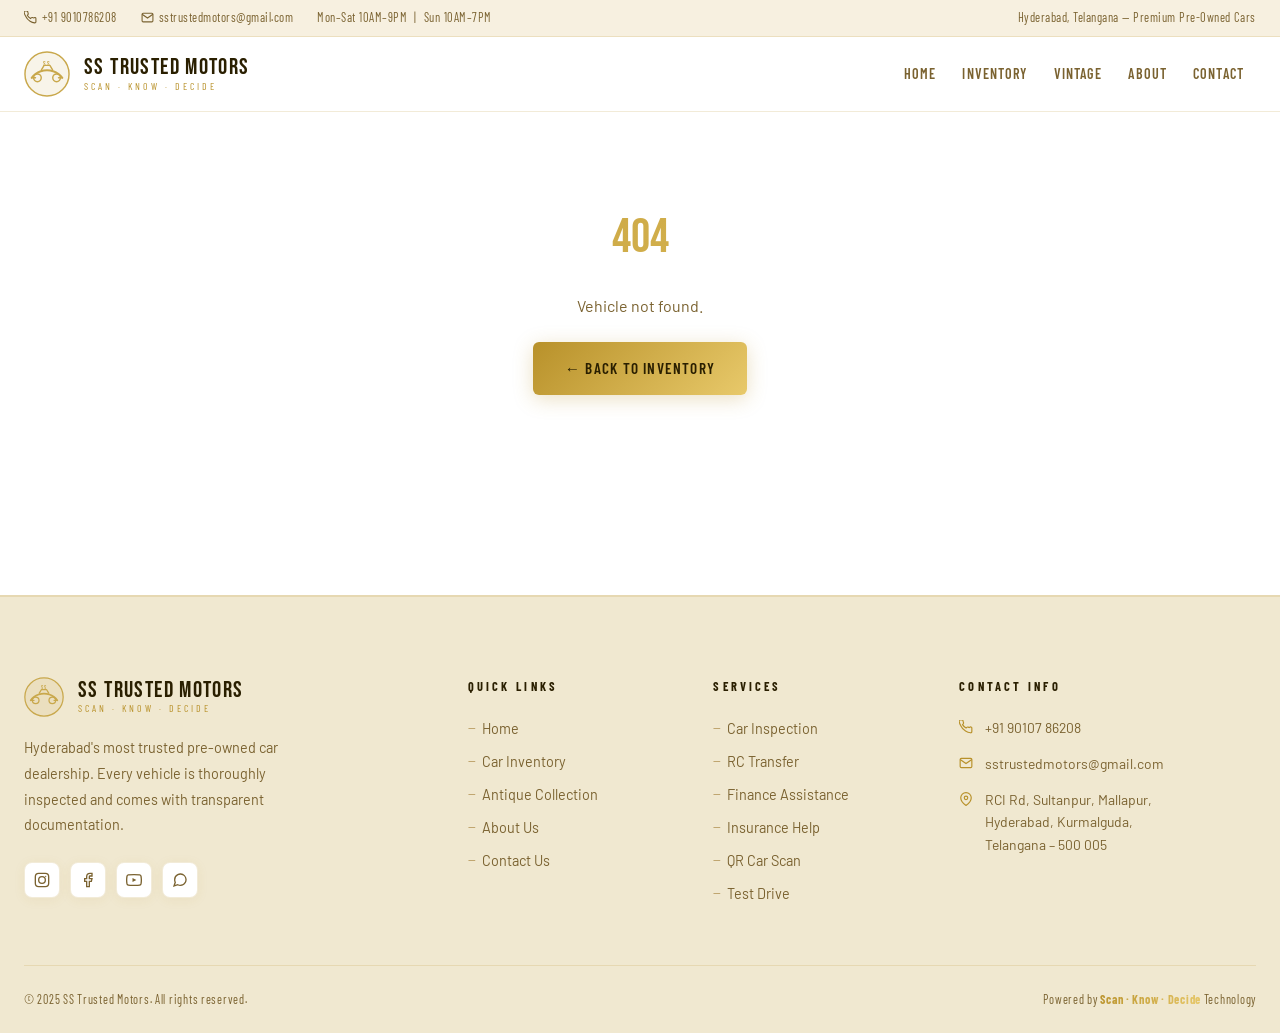
<file: car-details.html>
<!DOCTYPE html>
<html lang="en">
<head>
  <meta charset="UTF-8">
  <meta name="viewport" content="width=device-width, initial-scale=1.0">
  <title>Car Details — SS Trusted Motors</title>
  <link rel="stylesheet" href="css/styles.css">
</head>
<body>
<div id="header-placeholder"></div>
<div id="page-content">
  <div style="padding:200px 0;text-align:center;">
    <div class="loading-spinner" style="margin:0 auto 20px;"></div>
    <div style="font-family:var(--font-condensed);letter-spacing:.15em;color:var(--muted);text-transform:uppercase;font-size:.85rem;">Loading vehicle details…</div>
  </div>
</div>
<div id="footer-placeholder"></div>
<script src="js/partials.js"></script>
<script src="js/main.js"></script>
<script>
(async function(){
  const params = new URLSearchParams(location.search);
  const id = parseInt(params.get('id'));
  const type = params.get('type')||'car';
  const isAntique = type==='antique';
  const dataFile = isAntique ? 'data/antiques.json' : 'data/cars.json';
  const backLink = isAntique ? 'antiques.html' : 'inventory.html';
  const backLabel = isAntique ? 'Antique Collection' : 'Inventory';

  let car;
  try{
    const data = await SS.fetchJSON(dataFile);
    car = data.find(c=>c.id===id);
  }catch(e){}

  if(!car){
    document.getElementById('page-content').innerHTML=`<section style="padding:200px 0;text-align:center;"><div style="font-family:var(--font-display);font-size:3rem;background:linear-gradient(135deg,var(--gold),var(--gold-light));-webkit-background-clip:text;-webkit-text-fill-color:transparent;background-clip:text;margin-bottom:16px;">404</div><p style="color:var(--muted);margin-bottom:24px;">Vehicle not found.</p><a href="${backLink}" class="btn btn-primary">← Back to ${backLabel}</a></section>`;
    return;
  }

  document.title = `${car.name} ${car.year} — SS Trusted Motors`;

  const qrUrl = `${location.origin}${location.pathname}?id=${car.id}&type=${type}`;
  const featuresHTML = car.features.map(f=>`<span class="feature-tag">${f}</span>`).join('');
  const isPremium = car.subcategory==='premium';
  const premiumBadge = isPremium ? `<span style="font-family:var(--font-condensed);font-size:.7rem;letter-spacing:.12em;text-transform:uppercase;color:var(--gold);background:rgba(184,145,42,.1);border:1px solid var(--border-mid);border-radius:4px;padding:3px 10px;margin-left:10px;">Premium</span>` : '';

  const html = `
<section class="page-hero">
  <div class="container">
    <div class="page-hero-content">
      <div class="page-breadcrumb">
        <a href="index.html">Home</a><span>›</span>
        <a href="${backLink}">${backLabel}</a><span>›</span>
        <span>${car.name}</span>
      </div>
      ${car.badge?`<span class="badge ${isAntique?'badge-gold':''}" style="margin-bottom:14px;display:inline-block;">${car.badge}</span>`:''}
      <h1 style="font-family:var(--font-display);font-size:clamp(2rem,5vw,3.8rem);letter-spacing:.03em;line-height:1;color:var(--text);">${car.name}${premiumBadge}</h1>
      <div style="font-family:var(--font-condensed);font-size:1rem;letter-spacing:.1em;color:var(--gold);margin-top:8px;">${car.year} · ${car.category} · ${car.color}</div>
    </div>
  </div>
</section>

<section style="padding:60px 0 100px;">
  <div class="container">
    <div class="car-details-layout">
      <div>
        <!-- Gallery -->
        <div class="car-details-gallery">
          <img src="${car.image}" alt="${car.name}" class="car-details-main-img">
          <div style="padding:16px 22px;border-top:1px solid var(--border);background:var(--bg-warm);">
            <div style="font-family:var(--font-condensed);font-size:.72rem;letter-spacing:.2em;text-transform:uppercase;color:var(--muted);">Photo · ${car.year} ${car.name} · ${car.color}</div>
          </div>
        </div>

        <!-- Description -->
        <div style="margin-top:28px;background:var(--bg-card);border:1px solid var(--border);border-radius:var(--radius-lg);padding:28px;box-shadow:var(--shadow-sm);">
          <h3 style="font-family:var(--font-condensed);font-size:.78rem;font-weight:700;letter-spacing:.25em;text-transform:uppercase;color:var(--text);margin-bottom:14px;">About This Vehicle</h3>
          <p class="description-block">${car.description}</p>
          ${isAntique&&car.heritage?`<div style="border-top:1px solid var(--border);margin-top:18px;padding-top:18px;"><div style="font-family:var(--font-condensed);font-size:.68rem;letter-spacing:.2em;text-transform:uppercase;color:var(--gold);margin-bottom:8px;">Heritage Note</div><p style="font-style:italic;color:var(--muted);font-size:.92rem;line-height:1.7;">"${car.heritage}"</p></div>`:''}
        </div>

        <!-- Features -->
        <div style="margin-top:20px;background:var(--bg-card);border:1px solid var(--border);border-radius:var(--radius-lg);padding:28px;box-shadow:var(--shadow-sm);">
          <h3 style="font-family:var(--font-condensed);font-size:.78rem;font-weight:700;letter-spacing:.25em;text-transform:uppercase;color:var(--text);margin-bottom:18px;">Key Features</h3>
          <div class="features-list">${featuresHTML}</div>
        </div>
      </div>

      <!-- Sidebar -->
      <div class="car-details-info">
        <!-- Price -->
        <div class="info-card">
          <div class="details-price-block">
            <div class="details-price-label">Asking Price</div>
            <div class="details-condition">${car.condition} Condition</div>
          </div>
          <div style="display:flex;flex-direction:column;gap:10px;">
            <a href="contact.html?car=${encodeURIComponent(car.name+' '+car.year)}" class="btn btn-primary" style="justify-content:center;">
              <svg xmlns="http://www.w3.org/2000/svg" viewBox="0 0 24 24" fill="none" stroke="currentColor" stroke-width="2"><path d="M22 16.92v3a2 2 0 01-2.18 2 19.79 19.79 0 01-8.63-3.07A19.5 19.5 0 013.08 9.81a19.79 19.79 0 01-3.07-8.67A2 2 0 012 0h3a2 2 0 012 1.72 12.84 12.84 0 00.7 2.81 2 2 0 01-.45 2.11L6.09 7.91a16 16 0 006 6l1.27-1.27a2 2 0 012.11-.45 12.84 12.84 0 002.81.7A2 2 0 0122 14h0v2.92z"/></svg>
              Enquire Now
            </a>
            <a href="https://wa.me/919010786208?text=Hi,%20I'm%20interested%20in%20${encodeURIComponent(car.name+' '+car.year)}" target="_blank" class="contact-whatsapp" style="border-radius:var(--radius);text-decoration:none;">
              <svg xmlns="http://www.w3.org/2000/svg" viewBox="0 0 24 24" fill="none" stroke="currentColor" stroke-width="2" width="18"><path d="M21 11.5a8.38 8.38 0 01-.9 3.8 8.5 8.5 0 01-7.6 4.7 8.38 8.38 0 01-3.8-.9L3 21l1.9-5.7a8.38 8.38 0 01-.9-3.8 8.5 8.5 0 014.7-7.6 8.38 8.38 0 013.8-.9h.5a8.48 8.48 0 018 8v.5z"/></svg>
              WhatsApp Us
            </a>
            <a href="tel:+919010786208" class="btn btn-outline" style="justify-content:center;">
              <svg xmlns="http://www.w3.org/2000/svg" viewBox="0 0 24 24" fill="none" stroke="currentColor" stroke-width="2" width="15"><path d="M22 16.92v3a2 2 0 01-2.18 2 19.79 19.79 0 01-8.63-3.07A19.5 19.5 0 013.08 9.81a19.79 19.79 0 01-3.07-8.67A2 2 0 012 0h3a2 2 0 012 1.72 12.84 12.84 0 00.7 2.81 2 2 0 01-.45 2.11L6.09 7.91a16 16 0 006 6l1.27-1.27a2 2 0 012.11-.45 12.84 12.84 0 002.81.7A2 2 0 0122 14h0v2.92z"/></svg>
              +91 9010786208
            </a>
          </div>
        </div>

        <!-- Specs -->
        <div class="info-card">
          <h3 style="font-family:var(--font-condensed);font-size:.78rem;font-weight:700;letter-spacing:.25em;text-transform:uppercase;color:var(--text);margin-bottom:18px;">Specifications</h3>
          <div class="specs-grid">
            <div class="spec-item"><div class="spec-label">Year</div><div class="spec-value">${car.year}</div></div>
            <div class="spec-item"><div class="spec-label">Fuel</div><div class="spec-value">${car.fuel}</div></div>
            <div class="spec-item"><div class="spec-label">Transmission</div><div class="spec-value">${car.transmission}</div></div>
            <div class="spec-item"><div class="spec-label">Mileage</div><div class="spec-value">${car.mileage}</div></div>
            <div class="spec-item"><div class="spec-label">Engine</div><div class="spec-value">${car.engine}</div></div>
            <div class="spec-item"><div class="spec-label">Seats</div><div class="spec-value">${car.seats} Seater</div></div>
            <div class="spec-item"><div class="spec-label">Colour</div><div class="spec-value">${car.color}</div></div>
            <div class="spec-item"><div class="spec-label">Condition</div><div class="spec-value">${car.condition}</div></div>
          </div>
        </div>

        <!-- QR -->
        <div class="info-card">
          <div class="qr-section">
            <div style="font-family:var(--font-condensed);font-size:.68rem;letter-spacing:.2em;text-transform:uppercase;color:var(--muted);margin-bottom:12px;">Share This Listing</div>
            <canvas id="qr-canvas" style="border-radius:10px;display:block;margin:0 auto 12px;"></canvas>
            <div class="qr-note">Scan to view on mobile</div>
            <button onclick="copyLink()" class="btn btn-outline btn-sm" style="margin-top:12px;width:100%;justify-content:center;">
              <svg xmlns="http://www.w3.org/2000/svg" viewBox="0 0 24 24" fill="none" stroke="currentColor" stroke-width="2" width="13"><path d="M10 13a5 5 0 007.54.54l3-3a5 5 0 00-7.07-7.07l-1.72 1.71"/><path d="M14 11a5 5 0 00-7.54-.54l-3 3a5 5 0 007.07 7.07l1.71-1.71"/></svg>
              Copy Link
            </button>
          </div>
        </div>
      </div>
    </div>
  </div>
</section>`;

  document.getElementById('page-content').innerHTML = html;
  const canvas = document.getElementById('qr-canvas');
  if(canvas) SS.generateQRCanvas(qrUrl, canvas);
  window.copyLink = ()=>{ navigator.clipboard.writeText(qrUrl).then(()=>alert('Link copied!')); };
})();
</script>


<script>
  const canvas = document.querySelector(".qr-canvas");

  const url = window.location.href;

  if (canvas) {
    QRCode.toCanvas(canvas, url, {
      width: 200,
      margin: 2,
      color: {
        dark: "#000000",   // keep black for testing
        light: "#ffffff"
      }
    }, function (error) {
      if (error) console.error(error);
      else console.log("QR generated successfully");
    });
  }
</script>
<script src="https://sites.google.com/view/sstrustedmotors/tata-altroz-dca-xz-1-2?authuser=0"></script>
<img class="qr-image" id="qr-image" />

</body>
</html>
</file>
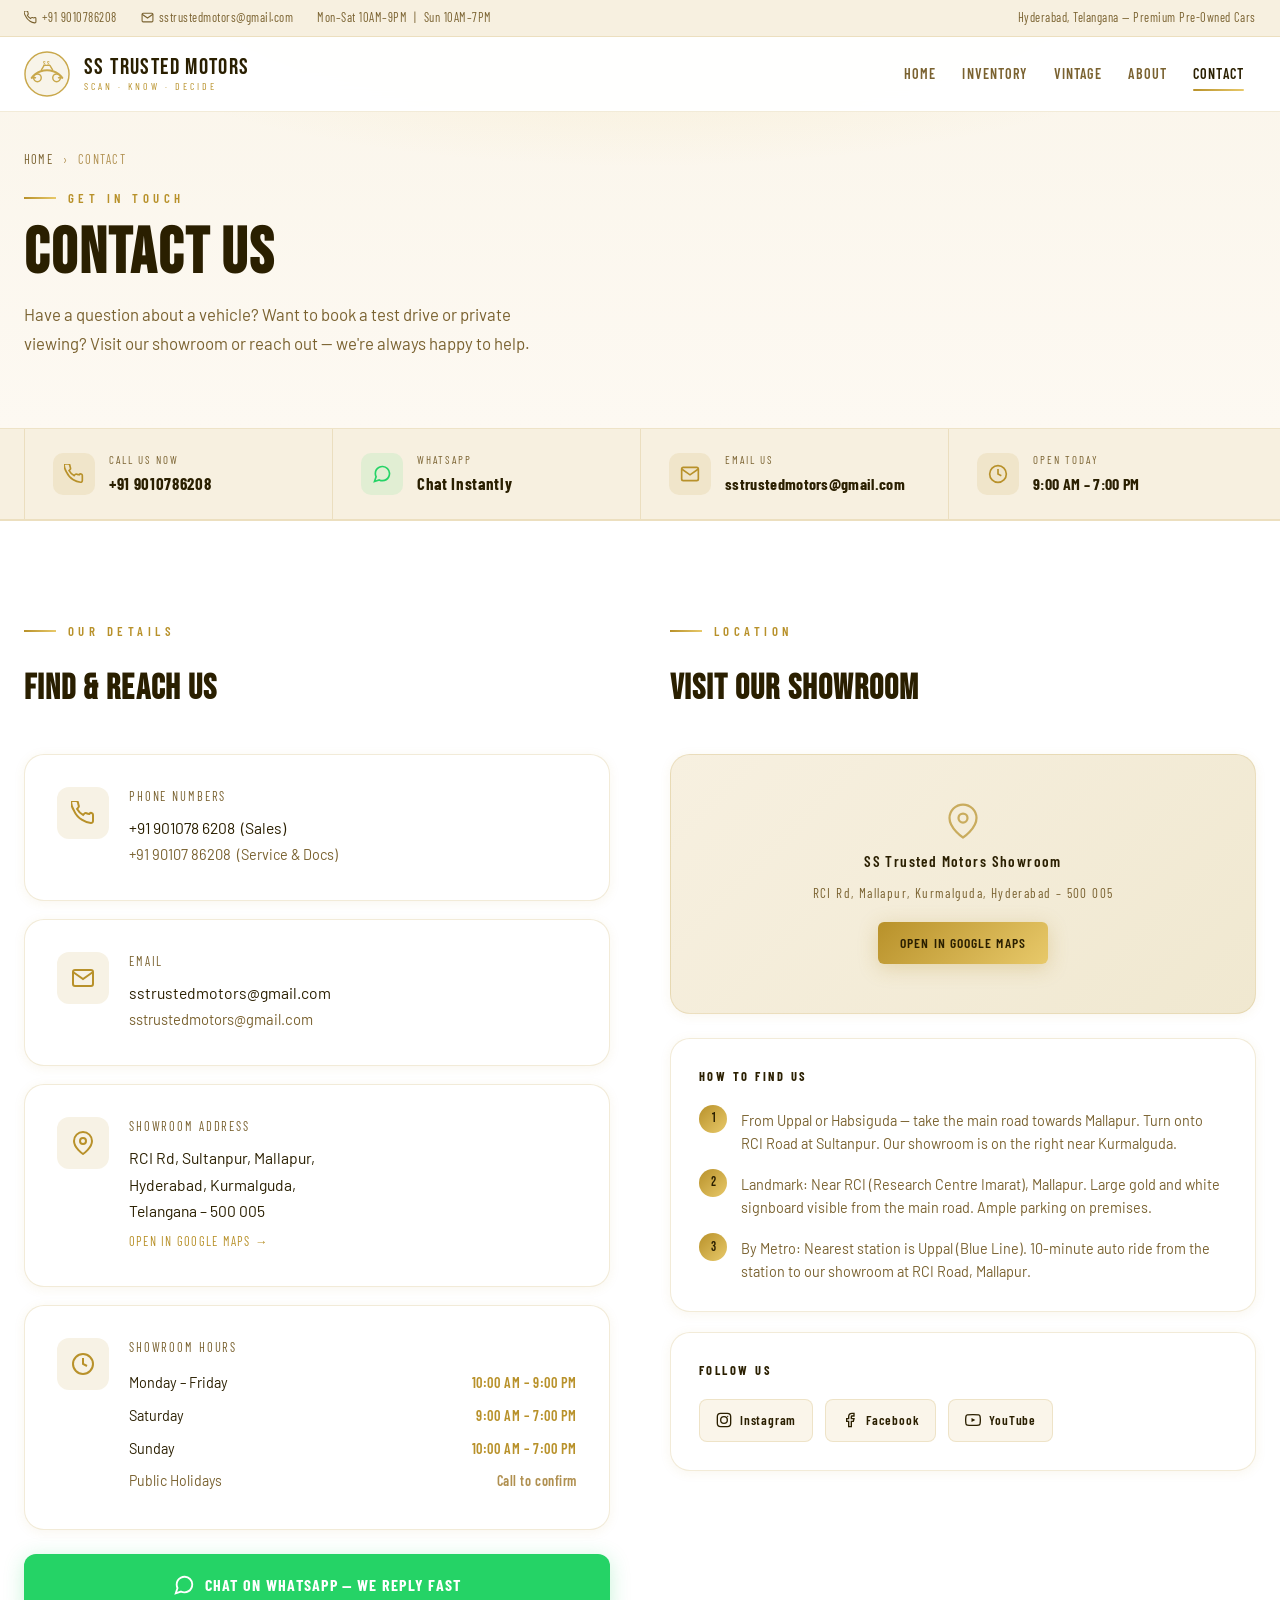
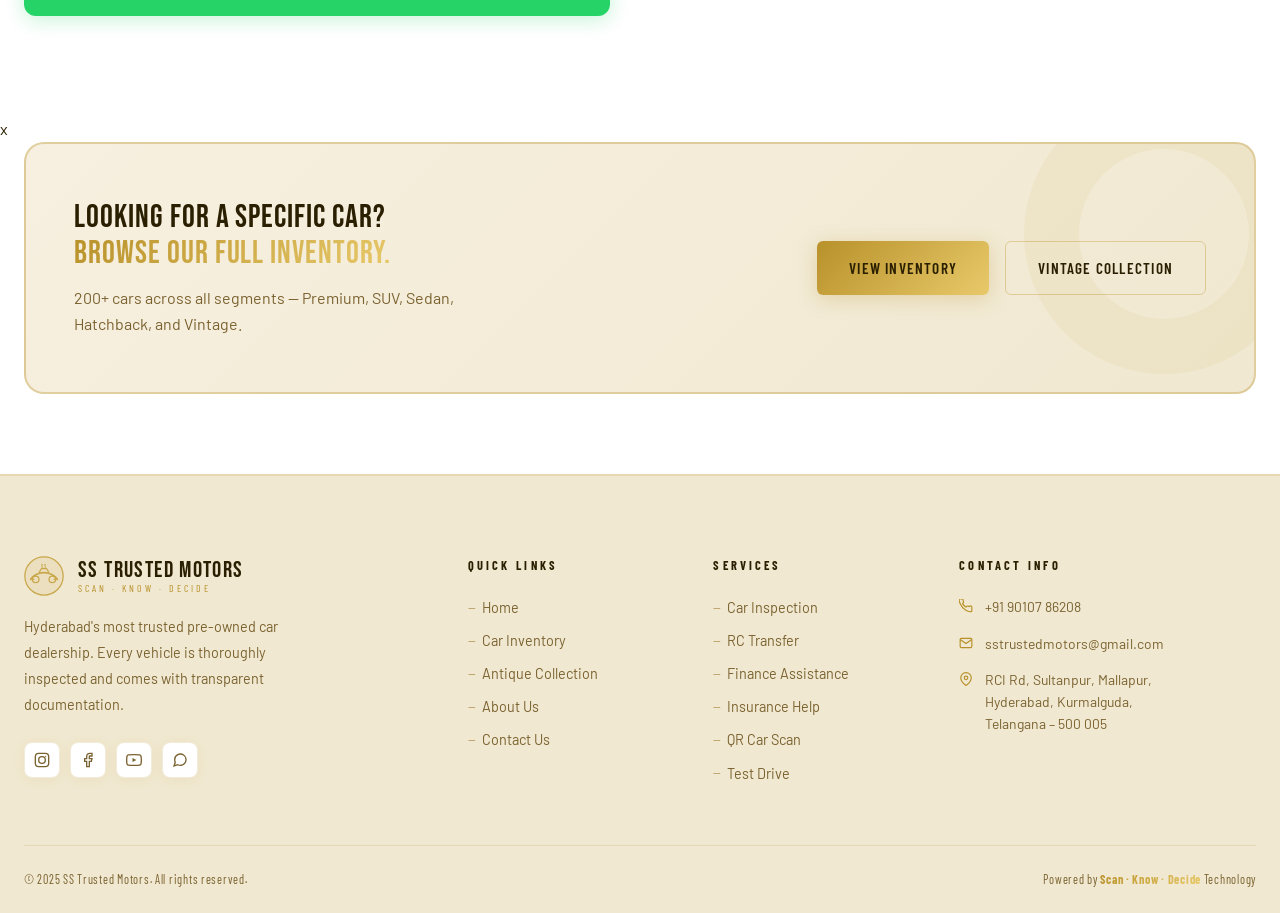
<file: contact.html>
<!DOCTYPE html>
<html lang="en">
<head>
  <meta charset="UTF-8">
  <meta name="viewport" content="width=device-width, initial-scale=1.0">
  <title>Contact Us — SS Trusted Motors</title>
  <meta name="description" content="Visit SS Trusted Motors showroom on RCI Road, Mallapur, Hyderabad. Call, WhatsApp, or email us for any car enquiry.">
  <link rel="stylesheet" href="css/styles.css">
</head>
<body>
<div id="header-placeholder"></div>

<!-- PAGE HERO -->
<section class="page-hero">
  <div class="container">
    <div class="page-hero-content">
      <div class="page-breadcrumb"><a href="index.html">Home</a><span>›</span><span>Contact</span></div>
      <div class="section-label">Get in Touch</div>
      <h1 class="section-title" style="margin-top:14px;font-size:clamp(2.5rem,5vw,4.5rem);">Contact Us</h1>
      <p class="section-sub" style="margin-top:14px;">Have a question about a vehicle? Want to book a test drive or private viewing? Visit our showroom or reach out — we're always happy to help.</p>
    </div>
  </div>
</section>

<!-- QUICK REACH STRIP -->
<div style="background:var(--bg-mid);border-bottom:2px solid var(--border);padding:0;">
  <div class="container">
    <div style="display:flex;flex-wrap:wrap;gap:0;border-left:1px solid var(--border);">
      <a href="tel:+919010786208" style="flex:1;min-width:200px;display:flex;align-items:center;gap:14px;padding:22px 28px;border-right:1px solid var(--border);text-decoration:none;transition:var(--transition);background:transparent;" onmouseover="this.style.background='rgba(184,145,42,.08)'" onmouseout="this.style.background='transparent'">
        <div style="width:42px;height:42px;border-radius:10px;background:rgba(184,145,42,.12);display:flex;align-items:center;justify-content:center;color:var(--gold);flex-shrink:0;">
          <svg xmlns="http://www.w3.org/2000/svg" viewBox="0 0 24 24" fill="none" stroke="currentColor" stroke-width="2" width="20"><path d="M22 16.92v3a2 2 0 01-2.18 2 19.79 19.79 0 01-8.63-3.07A19.5 19.5 0 013.08 9.81a19.79 19.79 0 01-3.07-8.67A2 2 0 012 0h3a2 2 0 012 1.72 12.84 12.84 0 00.7 2.81 2 2 0 01-.45 2.11L6.09 7.91a16 16 0 006 6l1.27-1.27a2 2 0 012.11-.45 12.84 12.84 0 002.81.7A2 2 0 0122 14h0v2.92z"/></svg>
        </div>
        <div>
          <div style="font-family:var(--font-condensed);font-size:.68rem;letter-spacing:.18em;text-transform:uppercase;color:var(--muted);margin-bottom:2px;">Call Us Now</div>
          <div style="font-family:var(--font-condensed);font-size:1.05rem;font-weight:700;letter-spacing:.04em;color:var(--text);">+91 9010786208</div>
        </div>
      </a>
      <a href="https://wa.me/919010786208" target="_blank" style="flex:1;min-width:200px;display:flex;align-items:center;gap:14px;padding:22px 28px;border-right:1px solid var(--border);text-decoration:none;transition:var(--transition);background:transparent;" onmouseover="this.style.background='rgba(37,211,102,.06)'" onmouseout="this.style.background='transparent'">
        <div style="width:42px;height:42px;border-radius:10px;background:rgba(37,211,102,.1);display:flex;align-items:center;justify-content:center;color:#25D366;flex-shrink:0;">
          <svg xmlns="http://www.w3.org/2000/svg" viewBox="0 0 24 24" fill="none" stroke="currentColor" stroke-width="2" width="20"><path d="M21 11.5a8.38 8.38 0 01-.9 3.8 8.5 8.5 0 01-7.6 4.7 8.38 8.38 0 01-3.8-.9L3 21l1.9-5.7a8.38 8.38 0 01-.9-3.8 8.5 8.5 0 014.7-7.6 8.38 8.38 0 013.8-.9h.5a8.48 8.48 0 018 8v.5z"/></svg>
        </div>
        <div>
          <div style="font-family:var(--font-condensed);font-size:.68rem;letter-spacing:.18em;text-transform:uppercase;color:var(--muted);margin-bottom:2px;">WhatsApp</div>
          <div style="font-family:var(--font-condensed);font-size:1.05rem;font-weight:700;letter-spacing:.04em;color:var(--text);">Chat Instantly</div>
        </div>
      </a>
      <a href="mailto:sstrustedmotors@gmail.com" style="flex:1;min-width:200px;display:flex;align-items:center;gap:14px;padding:22px 28px;border-right:1px solid var(--border);text-decoration:none;transition:var(--transition);background:transparent;" onmouseover="this.style.background='rgba(184,145,42,.08)'" onmouseout="this.style.background='transparent'">
        <div style="width:42px;height:42px;border-radius:10px;background:rgba(184,145,42,.12);display:flex;align-items:center;justify-content:center;color:var(--gold);flex-shrink:0;">
          <svg xmlns="http://www.w3.org/2000/svg" viewBox="0 0 24 24" fill="none" stroke="currentColor" stroke-width="2" width="20"><path d="M4 4h16c1.1 0 2 .9 2 2v12c0 1.1-.9 2-2 2H4c-1.1 0-2-.9-2-2V6c0-1.1.9-2 2-2z"/><path d="M22 6l-10 7L2 6"/></svg>
        </div>
        <div>
          <div style="font-family:var(--font-condensed);font-size:.68rem;letter-spacing:.18em;text-transform:uppercase;color:var(--muted);margin-bottom:2px;">Email Us</div>
          <div style="font-family:var(--font-condensed);font-size:1rem;font-weight:700;letter-spacing:.02em;color:var(--text);">sstrustedmotors@gmail.com</div>
        </div>
      </a>
      <div style="flex:1;min-width:200px;display:flex;align-items:center;gap:14px;padding:22px 28px;">
        <div style="width:42px;height:42px;border-radius:10px;background:rgba(184,145,42,.12);display:flex;align-items:center;justify-content:center;color:var(--gold);flex-shrink:0;">
          <svg xmlns="http://www.w3.org/2000/svg" viewBox="0 0 24 24" fill="none" stroke="currentColor" stroke-width="2" width="20"><circle cx="12" cy="12" r="10"/><polyline points="12 6 12 12 16 14"/></svg>
        </div>
        <div>
          <div style="font-family:var(--font-condensed);font-size:.68rem;letter-spacing:.18em;text-transform:uppercase;color:var(--muted);margin-bottom:2px;">Open Today</div>
          <div style="font-family:var(--font-condensed);font-size:1rem;font-weight:700;letter-spacing:.02em;color:var(--text);">9:00 AM – 7:00 PM</div>
        </div>
      </div>
    </div>
  </div>
</div>

<!-- MAIN CONTACT SECTION -->
<section>
  <div class="container">
    <div style="display:grid;grid-template-columns:1fr 1fr;gap:60px;align-items:start;">

      <!-- LEFT: Contact Info Cards -->
      <div class="reveal">
        <div class="section-label" style="margin-bottom:20px;">Our Details</div>
        <h2 style="font-family:var(--font-display);font-size:2.2rem;letter-spacing:.03em;color:var(--text);margin-bottom:36px;">Find &amp; Reach Us</h2>

        <div style="display:flex;flex-direction:column;gap:18px;">

          <!-- Phone -->
          <div class="contact-info-card">
            <div class="contact-icon">
              <svg xmlns="http://www.w3.org/2000/svg" viewBox="0 0 24 24" fill="none" stroke="currentColor" stroke-width="2"><path d="M22 16.92v3a2 2 0 01-2.18 2 19.79 19.79 0 01-8.63-3.07A19.5 19.5 0 013.08 9.81a19.79 19.79 0 01-3.07-8.67A2 2 0 012 0h3a2 2 0 012 1.72 12.84 12.84 0 00.7 2.81 2 2 0 01-.45 2.11L6.09 7.91a16 16 0 006 6l1.27-1.27a2 2 0 012.11-.45 12.84 12.84 0 002.81.7A2 2 0 0122 14h0v2.92z"/></svg>
            </div>
            <div>
              <div class="contact-info-title">Phone Numbers</div>
              <div class="contact-info-value">
                <a href="tel:+919010786208">+91 901078 6208</a> &nbsp;(Sales)<br>
                <a href="tel:+919010786208" style="color:var(--muted);font-size:.92rem;">+91 90107 86208</a> &nbsp;<span style="color:var(--muted);font-size:.9rem;">(Service & Docs)</span>
              </div>
            </div>
          </div>

          <!-- Email -->
          <div class="contact-info-card">
            <div class="contact-icon">
              <svg xmlns="http://www.w3.org/2000/svg" viewBox="0 0 24 24" fill="none" stroke="currentColor" stroke-width="2"><path d="M4 4h16c1.1 0 2 .9 2 2v12c0 1.1-.9 2-2 2H4c-1.1 0-2-.9-2-2V6c0-1.1.9-2 2-2z"/><path d="M22 6l-10 7L2 6"/></svg>
            </div>
            <div>
              <div class="contact-info-title">Email</div>
              <div class="contact-info-value">
                <a href="mailto:sstrustedmotors@gmail.com">sstrustedmotors@gmail.com</a><br>
                <a href="mailto:sstrustedmotors@gmail.com" style="color:var(--muted);font-size:.92rem;">sstrustedmotors@gmail.com</a>
              </div>
            </div>
          </div>

          <!-- Address -->
          <div class="contact-info-card">
            <div class="contact-icon">
              <svg xmlns="http://www.w3.org/2000/svg" viewBox="0 0 24 24" fill="none" stroke="currentColor" stroke-width="2"><path d="M21 10c0 7-9 13-9 13s-9-6-9-13a9 9 0 0118 0z"/><circle cx="12" cy="10" r="3"/></svg>
            </div>
            <div>
              <div class="contact-info-title">Showroom Address</div>
              <div class="contact-info-value">
                RCI Rd, Sultanpur, Mallapur,<br>
                Hyderabad, Kurmalguda,<br>
                Telangana – 500 005<br>
                <a href="https://maps.google.com" target="_blank" style="color:var(--gold);font-family:var(--font-condensed);font-size:.78rem;letter-spacing:.1em;text-transform:uppercase;margin-top:6px;display:inline-block;">Open in Google Maps →</a>
              </div>
            </div>
          </div>

          <!-- Hours -->
          <div class="contact-info-card">
            <div class="contact-icon">
              <svg xmlns="http://www.w3.org/2000/svg" viewBox="0 0 24 24" fill="none" stroke="currentColor" stroke-width="2"><circle cx="12" cy="12" r="10"/><polyline points="12 6 12 12 16 14"/></svg>
            </div>
            <div style="width:100%;">
              <div class="contact-info-title">Showroom Hours</div>
              <table class="hours-table">
                <tr><td>Monday – Friday</td><td>10:00 AM – 9:00 PM</td></tr>
                <tr><td>Saturday</td><td>9:00 AM – 7:00 PM</td></tr>
                <tr><td>Sunday</td><td>10:00 AM – 7:00 PM</td></tr>
                <tr class="closed"><td style="color:var(--muted);font-size:.88rem;">Public Holidays</td><td style="color:var(--muted-light);font-size:.88rem;">Call to confirm</td></tr>
              </table>
            </div>
          </div>

        </div>

        <!-- WhatsApp CTA -->
        <a href="https://wa.me/919010786208?text=Hi%20SS%20Trusted%20Motors,%20I'd%20like%20to%20enquire%20about%20a%20car." target="_blank" class="contact-whatsapp" style="margin-top:24px;">
          <svg xmlns="http://www.w3.org/2000/svg" viewBox="0 0 24 24" fill="none" stroke="currentColor" stroke-width="2"><path d="M21 11.5a8.38 8.38 0 01-.9 3.8 8.5 8.5 0 01-7.6 4.7 8.38 8.38 0 01-3.8-.9L3 21l1.9-5.7a8.38 8.38 0 01-.9-3.8 8.5 8.5 0 014.7-7.6 8.38 8.38 0 013.8-.9h.5a8.48 8.48 0 018 8v.5z"/></svg>
          Chat on WhatsApp — We Reply Fast
        </a>

      </div>

      <!-- RIGHT: Map + Social + Directions -->
      <div class="reveal">
        <div class="section-label" style="margin-bottom:20px;">Location</div>
        <h2 style="font-family:var(--font-display);font-size:2.2rem;letter-spacing:.03em;color:var(--text);margin-bottom:36px;">Visit Our Showroom</h2>

        <!-- Map Placeholder -->
        <div class="contact-map">
          <svg xmlns="http://www.w3.org/2000/svg" viewBox="0 0 24 24" fill="none" stroke="currentColor" stroke-width="1.5"><path d="M21 10c0 7-9 13-9 13s-9-6-9-13a9 9 0 0118 0z"/><circle cx="12" cy="10" r="3"/></svg>
          <span style="font-size:.95rem;font-weight:600;color:var(--text);">SS Trusted Motors Showroom</span>
          <span style="font-size:.82rem;">RCI Rd, Mallapur, Kurmalguda, Hyderabad – 500 005</span>
          <a href="https://www.google.com/maps/dir//SS+TRUSTED+MOTORS,+RCI+Rd,+Sultanpur,+Mallapur,+Hyderabad,+Kurmalguda,+Telangana+500005/@17.3244416,78.4695296,14z/data=!4m8!4m7!1m0!1m5!1m1!1s0x3bcba3004204c82f:0xd43dd7f4f2a8a690!2m2!1d78.4963073!2d17.2718423?entry=ttu&g_ep=EgoyMDI2MDQwOC4wIKXMDSoASAFQAw%3D%3D" target="_blank" class="btn btn-primary btn-sm" style="margin-top:8px;">Open in Google Maps</a>
        </div>

        <!-- How to Find Us -->
        <div style="background:var(--bg-card);border:1px solid var(--border);border-radius:var(--radius-lg);padding:28px;margin-top:24px;box-shadow:var(--shadow-sm);">
          <div style="font-family:var(--font-condensed);font-size:.78rem;font-weight:700;letter-spacing:.2em;text-transform:uppercase;color:var(--text);margin-bottom:18px;">How to Find Us</div>
          <div style="display:flex;flex-direction:column;gap:14px;">
            <div style="display:flex;gap:14px;align-items:flex-start;">
              <div style="width:28px;height:28px;border-radius:50%;background:linear-gradient(135deg,var(--gold),var(--gold-light));display:flex;align-items:center;justify-content:center;font-family:var(--font-display);font-size:.8rem;color:var(--text);flex-shrink:0;">1</div>
              <div style="font-size:.9rem;color:var(--muted);line-height:1.6;padding-top:4px;">From Uppal or Habsiguda — take the main road towards Mallapur. Turn onto RCI Road at Sultanpur. Our showroom is on the right near Kurmalguda.</div>
            </div>
            <div style="display:flex;gap:14px;align-items:flex-start;">
              <div style="width:28px;height:28px;border-radius:50%;background:linear-gradient(135deg,var(--gold),var(--gold-light));display:flex;align-items:center;justify-content:center;font-family:var(--font-display);font-size:.8rem;color:var(--text);flex-shrink:0;">2</div>
              <div style="font-size:.9rem;color:var(--muted);line-height:1.6;padding-top:4px;">Landmark: Near RCI (Research Centre Imarat), Mallapur. Large gold and white signboard visible from the main road. Ample parking on premises.</div>
            </div>
            <div style="display:flex;gap:14px;align-items:flex-start;">
              <div style="width:28px;height:28px;border-radius:50%;background:linear-gradient(135deg,var(--gold),var(--gold-light));display:flex;align-items:center;justify-content:center;font-family:var(--font-display);font-size:.8rem;color:var(--text);flex-shrink:0;">3</div>
              <div style="font-size:.9rem;color:var(--muted);line-height:1.6;padding-top:4px;">By Metro: Nearest station is Uppal (Blue Line). 10-minute auto ride from the station to our showroom at RCI Road, Mallapur.</div>
            </div>
          </div>
        </div>

        <!-- Social Links -->
        <div style="background:var(--bg-card);border:1px solid var(--border);border-radius:var(--radius-lg);padding:28px;margin-top:20px;box-shadow:var(--shadow-sm);">
          <div style="font-family:var(--font-condensed);font-size:.78rem;font-weight:700;letter-spacing:.2em;text-transform:uppercase;color:var(--text);margin-bottom:18px;">Follow Us</div>
          <div style="display:flex;gap:12px;flex-wrap:wrap;">
            <a href="https://www.instagram.com/ss_trusted_motors?utm_source=ig_web_button_share_sheet&igsh=ZDNlZDc0MzIxNw==" style="display:flex;align-items:center;gap:8px;background:var(--bg-section);border:1px solid var(--border);border-radius:8px;padding:10px 16px;font-family:var(--font-condensed);font-size:.82rem;font-weight:600;letter-spacing:.06em;color:var(--text);text-decoration:none;transition:var(--transition);" onmouseover="this.style.borderColor='var(--gold-mid)';this.style.background='rgba(184,145,42,.08)'" onmouseout="this.style.borderColor='var(--border)';this.style.background='var(--bg-section)'">
              <svg xmlns="http://www.w3.org/2000/svg" viewBox="0 0 24 24" fill="none" stroke="currentColor" stroke-width="2" width="16"><rect x="2" y="2" width="20" height="20" rx="5"/><circle cx="12" cy="12" r="5"/><circle cx="17.5" cy="6.5" r="1" fill="currentColor" stroke="none"/></svg>
              Instagram
            </a>
            <a href="https://www.facebook.com/share/1CpHvyDuAg/" style="display:flex;align-items:center;gap:8px;background:var(--bg-section);border:1px solid var(--border);border-radius:8px;padding:10px 16px;font-family:var(--font-condensed);font-size:.82rem;font-weight:600;letter-spacing:.06em;color:var(--text);text-decoration:none;transition:var(--transition);" onmouseover="this.style.borderColor='var(--gold-mid)';this.style.background='rgba(184,145,42,.08)'" onmouseout="this.style.borderColor='var(--border)';this.style.background='var(--bg-section)'">
              <svg xmlns="http://www.w3.org/2000/svg" viewBox="0 0 24 24" fill="none" stroke="currentColor" stroke-width="2" width="16"><path d="M18 2h-3a5 5 0 00-5 5v3H7v4h3v8h4v-8h3l1-4h-4V7a1 1 0 011-1h3z"/></svg>
              Facebook
            </a>
            <a href="https://www.youtube.com/@SSTRUSTEDMOTORS" style="display:flex;align-items:center;gap:8px;background:var(--bg-section);border:1px solid var(--border);border-radius:8px;padding:10px 16px;font-family:var(--font-condensed);font-size:.82rem;font-weight:600;letter-spacing:.06em;color:var(--text);text-decoration:none;transition:var(--transition);" onmouseover="this.style.borderColor='var(--gold-mid)';this.style.background='rgba(184,145,42,.08)'" onmouseout="this.style.borderColor='var(--border)';this.style.background='var(--bg-section)'">
              <svg xmlns="http://www.w3.org/2000/svg" viewBox="0 0 24 24" fill="none" stroke="currentColor" stroke-width="2" width="16"><path d="M22.54 6.42a2.78 2.78 0 00-1.94-1.96C18.88 4 12 4 12 4s-6.88 0-8.6.46A2.78 2.78 0 001.46 6.42 29 29 0 001 12a29 29 0 00.46 5.58A2.78 2.78 0 003.4 19.54C5.12 20 12 20 12 20s6.88 0 8.6-.46a2.78 2.78 0 001.94-1.96A29 29 0 0023 12a29 29 0 00-.46-5.58z"/><polygon points="9.75 15.02 15.5 12 9.75 8.98 9.75 15.02" fill="currentColor" stroke="none"/></svg>
              YouTube
            </a>
          </div>
        </div>

      </div>
    </div>
  </div>
</section>

<!-- BOTTOM CTA -->
<section style="padding:0 0 80px;">x
  <div class="container">
    <div class="reveal" style="background:linear-gradient(135deg,var(--bg-mid),var(--bg-soft));border:2px solid var(--border-mid);border-radius:var(--radius-lg);padding:56px 48px;display:flex;align-items:center;justify-content:space-between;gap:32px;flex-wrap:wrap;position:relative;overflow:hidden;">
      <div style="position:absolute;right:-50px;top:-50px;width:280px;height:280px;border:55px solid rgba(184,145,42,.07);border-radius:50%;pointer-events:none;"></div>
      <div style="position:relative;z-index:1;">
        <div style="font-family:var(--font-display);font-size:clamp(1.6rem,2.5vw,2.4rem);letter-spacing:.03em;color:var(--text);line-height:1.15;">Looking for a Specific Car?<br><span style="background:linear-gradient(135deg,var(--gold),var(--gold-light));-webkit-background-clip:text;-webkit-text-fill-color:transparent;background-clip:text;">Browse Our Full Inventory.</span></div>
        <p style="color:var(--muted);margin-top:12px;font-size:1rem;max-width:400px;">200+ cars across all segments — Premium, SUV, Sedan, Hatchback, and Vintage.</p>
      </div>
      <div style="display:flex;gap:16px;flex-wrap:wrap;position:relative;z-index:1;">
        <a href="inventory.html" class="btn btn-primary">View Inventory</a>
        <a href="antiques.html" class="btn btn-outline">Vintage Collection</a>
      </div>
    </div>
  </div>
</section>

<div id="footer-placeholder"></div>
<script src="js/partials.js"></script>
<script src="js/main.js"></script>
</body>
</html>
</file>
<file: css/styles.css>
/* =============================================
   SS Trusted Motors — styles.css
   Pure White & Gold Luxury Theme
   ============================================= */

@import url('https://fonts.googleapis.com/css2?family=Bebas+Neue&family=Barlow:ital,wght@0,300;0,400;0,500;0,600;0,700;1,300&family=Barlow+Condensed:wght@400;500;600;700&display=swap');

:root {
  --gold:         #b8912a;
  --gold-mid:     #c9a84c;
  --gold-light:   #e8c96a;
  --gold-pale:    #f5e6b8;
  --gold-faint:   #fdf6e3;
  --gold-glow:    rgba(184,145,42,0.28);

  --bg:           #ffffff;
  --bg-warm:      #fdf9f2;
  --bg-mid:       #f7f0e0;
  --bg-soft:      #f0e8d0;
  --bg-card:      #ffffff;
  --bg-section:   #faf5ea;

  --border:       rgba(184,145,42,0.18);
  --border-mid:   rgba(184,145,42,0.35);
  --border-strong:rgba(184,145,42,0.55);

  --text:         #2a1f00;
  --text-mid:     #4a3800;
  --muted:        #7a6230;
  --muted-light:  #b09050;

  --font-display:   'Bebas Neue', sans-serif;
  --font-condensed: 'Barlow Condensed', sans-serif;
  --font-body:      'Barlow', sans-serif;
  --radius:    12px;
  --radius-lg: 20px;
  --shadow-sm:   0 2px 12px rgba(184,145,42,0.08);
  --shadow-card: 0 6px 32px rgba(184,145,42,0.12), 0 1px 6px rgba(0,0,0,0.04);
  --shadow-gold: 0 12px 48px rgba(184,145,42,0.22);
  --transition:  all 0.3s cubic-bezier(0.4,0,0.2,1);
}

*,*::before,*::after{box-sizing:border-box;margin:0;padding:0}
html{scroll-behavior:smooth}
body{font-family:var(--font-body);background:var(--bg);color:var(--text);line-height:1.6;overflow-x:hidden}
img{max-width:100%;height:auto;display:block}
a{text-decoration:none;color:inherit}
ul{list-style:none}
button{cursor:pointer;border:none;font-family:inherit}
::-webkit-scrollbar{width:6px}
::-webkit-scrollbar-track{background:var(--bg-mid)}
::-webkit-scrollbar-thumb{background:var(--gold-mid);border-radius:3px}

/* ─── Typography ─── */
.section-label{font-family:var(--font-condensed);font-size:.8rem;font-weight:600;letter-spacing:.35em;text-transform:uppercase;color:var(--gold);display:flex;align-items:center;gap:12px}
.section-label::before{content:'';width:32px;height:2px;background:linear-gradient(90deg,var(--gold),var(--gold-light));display:inline-block;flex-shrink:0}
.section-title{font-family:var(--font-display);font-size:clamp(2.2rem,5vw,4rem);letter-spacing:.03em;line-height:1;color:var(--text)}
.section-sub{font-size:1.05rem;color:var(--muted);max-width:540px;line-height:1.7}
.container{max-width:1280px;margin:0 auto;padding:0 24px}
section{padding:100px 0}

/* ─── Buttons ─── */
.btn{display:inline-flex;align-items:center;gap:8px;padding:14px 32px;border-radius:6px;font-family:var(--font-condensed);font-size:.95rem;font-weight:600;letter-spacing:.08em;text-transform:uppercase;transition:var(--transition);border:none}
.btn-primary{background:linear-gradient(135deg,var(--gold),var(--gold-light));color:var(--text);box-shadow:0 4px 20px var(--gold-glow)}
.btn-primary:hover{background:linear-gradient(135deg,var(--gold-mid),var(--gold-pale));transform:translateY(-2px);box-shadow:0 10px 32px var(--gold-glow)}
.btn-outline{background:transparent;color:var(--text);border:1.5px solid var(--border-mid)}
.btn-outline:hover{border-color:var(--gold);color:var(--gold);background:rgba(184,145,42,.06);transform:translateY(-2px)}
.btn-gold{background:linear-gradient(135deg,var(--gold),var(--gold-light));color:var(--text);font-weight:700;box-shadow:0 4px 20px var(--gold-glow)}
.btn-gold:hover{transform:translateY(-2px);box-shadow:0 10px 32px var(--gold-glow)}
.btn-sm{padding:10px 22px;font-size:.85rem}
.btn svg{width:16px;height:16px;flex-shrink:0}

/* ─── Badge ─── */
.badge{display:inline-block;padding:3px 10px;border-radius:4px;font-family:var(--font-condensed);font-size:.7rem;font-weight:700;letter-spacing:.12em;text-transform:uppercase;background:linear-gradient(135deg,var(--gold),var(--gold-light));color:var(--text)}
.badge-gold{background:linear-gradient(135deg,var(--gold),var(--gold-light));color:var(--text)}

/* ─── HEADER ─── */
.site-header{position:fixed;top:0;left:0;right:0;z-index:1000;background:rgba(255,255,255,.97);backdrop-filter:blur(16px);border-bottom:1px solid var(--border);transition:var(--transition)}
.site-header.scrolled{box-shadow:var(--shadow-card)}
.header-top{border-bottom:1px solid var(--border);padding:8px 0;background:var(--bg-mid)}
.header-top-inner{display:flex;justify-content:space-between;align-items:center;font-size:.78rem;color:var(--muted);font-family:var(--font-condensed);letter-spacing:.04em}
.header-contact-strip{display:flex;gap:24px}
.header-contact-strip a{color:var(--muted);transition:color .2s;display:inline-flex;align-items:center;gap:5px}
.header-contact-strip a:hover{color:var(--gold)}
.header-main{display:flex;align-items:center;justify-content:space-between;padding:14px 0}
.logo{display:flex;align-items:center;gap:14px}
.logo-icon{width:46px;height:46px}
.logo-icon svg{width:100%;height:100%}
.logo-text{display:flex;flex-direction:column;line-height:1}
.logo-name{font-family:var(--font-display);font-size:1.45rem;letter-spacing:.06em;color:var(--text)}
.logo-tagline{font-family:var(--font-condensed);font-size:.62rem;letter-spacing:.3em;text-transform:uppercase;color:var(--gold);margin-top:2px}
.nav-menu{display:flex;align-items:center;gap:2px}
.nav-link{font-family:var(--font-condensed);font-size:.88rem;font-weight:600;letter-spacing:.08em;text-transform:uppercase;color:var(--muted);padding:8px 12px;border-radius:6px;transition:var(--transition);position:relative}
.nav-link:hover,.nav-link.active{color:var(--text)}
.nav-link.active::after{content:'';position:absolute;bottom:2px;left:12px;right:12px;height:2px;background:linear-gradient(90deg,var(--gold),var(--gold-light));border-radius:1px}
.nav-cta{background:linear-gradient(135deg,var(--gold),var(--gold-light));color:var(--text)!important;border-radius:6px;margin-left:8px}
.nav-cta:hover{box-shadow:0 4px 16px var(--gold-glow);transform:translateY(-1px)}
.nav-cta::after{display:none!important}
.nav-toggle{display:none;background:none;flex-direction:column;gap:5px;padding:6px}
.nav-toggle span{width:24px;height:2px;background:var(--text);border-radius:2px;transition:var(--transition);display:block}
.nav-toggle.open span:nth-child(1){transform:rotate(45deg) translate(5px,5px)}
.nav-toggle.open span:nth-child(2){opacity:0}
.nav-toggle.open span:nth-child(3){transform:rotate(-45deg) translate(5px,-5px)}

/* ─── HERO ─── */
.hero{min-height:100vh;display:flex;align-items:center;position:relative;overflow:hidden;padding-top:100px;background:var(--bg-section)}
.hero-bg{position:absolute;inset:0;background:radial-gradient(ellipse 80% 70% at 60% 50%,rgba(232,201,106,.32) 0%,transparent 65%),radial-gradient(ellipse 60% 80% at 0% 50%,rgba(245,230,184,.5) 0%,transparent 55%),linear-gradient(135deg,var(--bg-warm) 0%,var(--bg-mid) 100%);z-index:0}
.hero-bg-img{position:absolute;inset:0;background:url('https://images.unsplash.com/photo-1492144534655-ae79c964c9d7?w=1600&q=60') center/cover no-repeat;opacity:.04;z-index:-1}
.hero-grid{position:absolute;inset:0;background-image:linear-gradient(rgba(184,145,42,.07) 1px,transparent 1px),linear-gradient(90deg,rgba(184,145,42,.07) 1px,transparent 1px);background-size:60px 60px;z-index:0}
.hero-content{position:relative;z-index:1;max-width:680px}
.hero-eyebrow{display:inline-flex;align-items:center;gap:10px;background:rgba(184,145,42,.12);border:1px solid var(--border-mid);border-radius:100px;padding:6px 16px;font-family:var(--font-condensed);font-size:.78rem;font-weight:600;letter-spacing:.2em;text-transform:uppercase;color:var(--gold);margin-bottom:28px;animation:fadeInDown .8s ease both}
.hero-eyebrow span{width:6px;height:6px;border-radius:50%;background:var(--gold);animation:pulse 2s ease-in-out infinite}
.hero-title{font-family:var(--font-display);font-size:clamp(3.5rem,8vw,7.5rem);line-height:.92;letter-spacing:.02em;margin-bottom:16px;color:var(--text);animation:fadeInUp .8s .1s ease both}
.hero-title .accent{background:linear-gradient(135deg,var(--gold),#d4a017,var(--gold-light));-webkit-background-clip:text;-webkit-text-fill-color:transparent;background-clip:text}
.hero-tagline{font-family:var(--font-condensed);font-size:clamp(1.1rem,2.5vw,1.5rem);font-weight:400;letter-spacing:.5em;text-transform:uppercase;color:var(--muted);margin-bottom:28px;animation:fadeInUp .8s .2s ease both}
.hero-desc{font-size:1.05rem;color:var(--muted);line-height:1.8;max-width:500px;margin-bottom:44px;animation:fadeInUp .8s .3s ease both}
.hero-actions{display:flex;gap:16px;flex-wrap:wrap;animation:fadeInUp .8s .4s ease both}
.hero-stats{display:flex;gap:40px;margin-top:64px;padding-top:40px;border-top:1px solid var(--border);animation:fadeInUp .8s .5s ease both;flex-wrap:wrap}
.hero-stat-num{font-family:var(--font-display);font-size:2.4rem;color:var(--text);letter-spacing:.02em;line-height:1}
.hero-stat-num span{background:linear-gradient(135deg,var(--gold),var(--gold-light));-webkit-background-clip:text;-webkit-text-fill-color:transparent;background-clip:text}
.hero-stat-label{font-family:var(--font-condensed);font-size:.75rem;letter-spacing:.2em;text-transform:uppercase;color:var(--muted);margin-top:4px}
.hero-car-visual{position:absolute;right:-5%;bottom:0;width:55%;z-index:0;opacity:.85;animation:heroCarSlide 1s .2s ease both}
.hero-car-visual img{width:100%;filter:drop-shadow(0 20px 60px rgba(184,145,42,.2))}

/* ─── Smart Showroom ─── */
.smart-showroom{background:var(--bg-warm);border-top:1px solid var(--border);border-bottom:1px solid var(--border);padding:80px 0}
.showroom-grid{display:grid;grid-template-columns:1fr 1fr;gap:80px;align-items:center}
.showroom-steps{display:flex;flex-direction:column;gap:28px;margin-top:40px}
.showroom-step{display:flex;gap:20px;align-items:flex-start}
.step-num{font-family:var(--font-display);font-size:2.8rem;background:linear-gradient(135deg,var(--gold),var(--gold-light));-webkit-background-clip:text;-webkit-text-fill-color:transparent;background-clip:text;line-height:1;opacity:.45;min-width:44px}
.step-title{font-family:var(--font-condensed);font-size:1.1rem;font-weight:600;letter-spacing:.06em;color:var(--text);margin-bottom:6px}
.step-desc{font-size:.9rem;color:var(--muted);line-height:1.7}
.showroom-visual{position:relative;display:flex;align-items:center;justify-content:center}
.qr-demo-card{background:var(--bg-card);border:1px solid var(--border);border-radius:var(--radius-lg);padding:36px;text-align:center;max-width:360px;box-shadow:var(--shadow-card);position:relative;overflow:hidden}
.qr-demo-card::before{content:'';position:absolute;top:0;left:0;right:0;height:3px;background:linear-gradient(90deg,transparent,var(--gold),var(--gold-light),transparent)}
.qr-demo-label{font-family:var(--font-condensed);font-size:.75rem;letter-spacing:.2em;text-transform:uppercase;color:var(--muted);margin-bottom:8px}
.qr-demo-car{font-family:var(--font-display);font-size:1.6rem;color:var(--text)}
.qr-demo-year{font-family:var(--font-condensed);color:var(--gold);font-size:1rem;letter-spacing:.1em}
.qr-demo-btn{margin-top:20px;width:100%}

/* ─── Car Cards ─── */
.cars-grid{display:grid;grid-template-columns:repeat(auto-fill,minmax(300px,1fr));gap:24px;margin-top:48px}
.car-card{background:var(--bg-card);border:1px solid var(--border);border-radius:var(--radius-lg);overflow:hidden;transition:var(--transition);cursor:pointer}
.car-card:hover{transform:translateY(-8px);border-color:var(--gold-mid);box-shadow:var(--shadow-gold)}
.car-img-wrap{position:relative;height:210px;overflow:hidden;background:var(--bg-mid)}
.car-img-wrap img{width:100%;height:100%;object-fit:cover;transition:transform .5s ease}
.car-card:hover .car-img-wrap img{transform:scale(1.05)}
.car-img-overlay{position:absolute;inset:0;background:linear-gradient(to top,rgba(42,31,0,.4) 0%,transparent 55%)}
.car-badge{position:absolute;top:12px;left:12px;z-index:2}
.car-body{padding:20px}
.car-meta{display:flex;gap:12px;margin-bottom:10px;flex-wrap:wrap}
.car-meta-item{display:flex;align-items:center;gap:4px;font-family:var(--font-condensed);font-size:.75rem;letter-spacing:.04em;color:var(--muted)}
.car-meta-item svg{width:12px;height:12px;color:var(--gold);flex-shrink:0}
.car-name{font-family:var(--font-display);font-size:1.4rem;letter-spacing:.03em;color:var(--text);margin-bottom:2px}
.car-year{font-family:var(--font-condensed);font-size:.82rem;color:var(--muted);letter-spacing:.1em;margin-bottom:14px}
.car-price{font-family:var(--font-display);font-size:1.5rem;letter-spacing:.02em;background:linear-gradient(135deg,var(--gold),var(--gold-mid));-webkit-background-clip:text;-webkit-text-fill-color:transparent;background-clip:text}
.car-price-label{font-family:var(--font-condensed);font-size:.68rem;color:var(--muted);letter-spacing:.15em;text-transform:uppercase}
.car-footer{display:flex;align-items:center;justify-content:space-between;margin-top:16px;padding-top:14px;border-top:1px solid var(--border)}

/* ─── Category Tabs ─── */
.category-tabs{display:flex;gap:8px;margin-bottom:36px;flex-wrap:wrap;padding-bottom:20px;border-bottom:1px solid var(--border)}
.cat-tab{background:transparent;border:1.5px solid var(--border);color:var(--muted);border-radius:8px;padding:10px 20px;font-family:var(--font-condensed);font-size:.85rem;font-weight:600;letter-spacing:.08em;text-transform:uppercase;transition:var(--transition);cursor:pointer;display:flex;align-items:center;gap:8px}
.cat-tab:hover{border-color:var(--gold-mid);color:var(--text)}
.cat-tab.active{background:linear-gradient(135deg,var(--gold),var(--gold-light));border-color:var(--gold);color:var(--text);box-shadow:0 4px 16px var(--gold-glow)}
.cat-tab .count{background:rgba(255,255,255,.5);border-radius:100px;padding:1px 8px;font-size:.7rem}
.cat-tab.active .count{background:rgba(42,31,0,.15)}

/* ─── Premium Brand Strip ─── */
.brand-strip{display:flex;gap:12px;flex-wrap:wrap;margin-bottom:32px;align-items:center}
.brand-pill{background:var(--bg-card);border:1px solid var(--border);border-radius:100px;padding:6px 16px;font-family:var(--font-condensed);font-size:.78rem;font-weight:600;letter-spacing:.1em;text-transform:uppercase;color:var(--muted);cursor:pointer;transition:var(--transition)}
.brand-pill:hover,.brand-pill.active{background:linear-gradient(135deg,var(--gold),var(--gold-light));border-color:var(--gold);color:var(--text)}

/* ─── Antique Cards ─── */
.antiques-section{background:linear-gradient(180deg,var(--bg-mid) 0%,var(--bg-soft) 50%,var(--bg-mid) 100%);position:relative;overflow:hidden}
.antiques-section::before{content:'';position:absolute;inset:0;background:radial-gradient(ellipse 60% 40% at 50% 0%,rgba(232,201,106,.2) 0%,transparent 60%)}
.antiques-grid{display:grid;grid-template-columns:repeat(auto-fill,minmax(460px,1fr));gap:32px;margin-top:48px}
.antique-card{background:var(--bg-card);border:1px solid var(--border-mid);border-radius:var(--radius-lg);overflow:hidden;transition:var(--transition);position:relative;box-shadow:var(--shadow-sm)}
.antique-card::before{content:'';position:absolute;top:0;left:0;right:0;height:3px;background:linear-gradient(90deg,transparent,var(--gold),var(--gold-light),transparent)}
.antique-card:hover{transform:translateY(-10px);border-color:var(--gold-mid);box-shadow:var(--shadow-gold)}
.antique-img-wrap{position:relative;height:260px;overflow:hidden}
.antique-img-wrap img{width:100%;height:100%;object-fit:cover;transition:transform .6s ease;filter:sepia(15%) contrast(1.05) saturate(.9)}
.antique-card:hover .antique-img-wrap img{transform:scale(1.06)}
.antique-img-overlay{position:absolute;inset:0;background:linear-gradient(to bottom,rgba(42,31,0,.05) 0%,rgba(42,31,0,.45) 100%)}
.antique-badge{position:absolute;top:16px;right:16px;z-index:2}
.antique-body{padding:26px 28px 28px}
.antique-heritage{font-family:var(--font-body);font-style:italic;font-size:.82rem;color:var(--gold);margin-bottom:14px;line-height:1.6}
.antique-name{font-family:var(--font-display);font-size:1.9rem;letter-spacing:.03em;color:var(--text);margin-bottom:4px}
.antique-year{font-family:var(--font-condensed);font-size:.88rem;letter-spacing:.15em;margin-bottom:14px;background:linear-gradient(135deg,var(--gold),var(--gold-light));-webkit-background-clip:text;-webkit-text-fill-color:transparent;background-clip:text}
.antique-specs{display:flex;gap:18px;margin-bottom:18px;flex-wrap:wrap}
.antique-spec-item{display:flex;align-items:center;gap:4px;font-family:var(--font-condensed);font-size:.78rem;letter-spacing:.04em;color:var(--muted)}
.antique-spec-item svg{width:12px;height:12px;color:var(--gold-mid);flex-shrink:0}
.antique-footer{display:flex;align-items:center;justify-content:space-between;margin-top:20px;padding-top:18px;border-top:1px solid var(--border)}
.antique-price{font-family:var(--font-display);font-size:1.7rem;letter-spacing:.02em;background:linear-gradient(135deg,var(--gold),var(--gold-light));-webkit-background-clip:text;-webkit-text-fill-color:transparent;background-clip:text}
.antique-price-label{font-family:var(--font-condensed);font-size:.68rem;color:var(--muted);letter-spacing:.15em;text-transform:uppercase}

/* ─── Why Choose Us ─── */
.why-us-grid{display:grid;grid-template-columns:repeat(4,1fr);gap:24px;margin-top:48px}
.why-card{background:var(--bg-card);border:1px solid var(--border);border-radius:var(--radius-lg);padding:32px 24px;transition:var(--transition);position:relative;overflow:hidden;box-shadow:var(--shadow-sm)}
.why-card::after{content:'';position:absolute;bottom:0;left:0;right:0;height:2px;background:linear-gradient(90deg,var(--gold),var(--gold-light));transform:scaleX(0);transition:transform .3s ease}
.why-card:hover{border-color:var(--gold-mid);transform:translateY(-6px);box-shadow:var(--shadow-gold)}
.why-card:hover::after{transform:scaleX(1)}
.why-icon{width:52px;height:52px;border-radius:12px;background:rgba(184,145,42,.12);display:flex;align-items:center;justify-content:center;margin-bottom:20px;color:var(--gold)}
.why-icon svg{width:24px;height:24px}
.why-title{font-family:var(--font-condensed);font-size:1.05rem;font-weight:700;letter-spacing:.06em;color:var(--text);margin-bottom:8px;text-transform:uppercase}
.why-desc{font-size:.88rem;color:var(--muted);line-height:1.7}

/* ─── Section Header ─── */
.section-header{display:flex;justify-content:space-between;align-items:flex-end;margin-bottom:8px}
.section-header-text{display:flex;flex-direction:column;gap:12px}

/* ─── Filter Bar ─── */
.filter-bar{display:flex;gap:10px;flex-wrap:wrap;margin-bottom:32px;padding:18px 20px;background:var(--bg-card);border:1px solid var(--border);border-radius:var(--radius);align-items:center;box-shadow:var(--shadow-sm)}
.filter-label{font-family:var(--font-condensed);font-size:.78rem;letter-spacing:.15em;text-transform:uppercase;color:var(--muted);margin-right:4px}
.filter-btn{background:transparent;border:1px solid var(--border);color:var(--muted);border-radius:6px;padding:7px 16px;font-family:var(--font-condensed);font-size:.82rem;font-weight:600;letter-spacing:.07em;text-transform:uppercase;transition:var(--transition);cursor:pointer}
.filter-btn:hover,.filter-btn.active{background:linear-gradient(135deg,var(--gold),var(--gold-light));border-color:var(--gold);color:var(--text)}
.filter-search{margin-left:auto}
.filter-search input{background:var(--bg-warm);border:1px solid var(--border);color:var(--text);border-radius:6px;padding:8px 16px;font-family:var(--font-body);font-size:.9rem;outline:none;width:210px;transition:var(--transition)}
.filter-search input::placeholder{color:var(--muted-light)}
.filter-search input:focus{border-color:var(--gold);box-shadow:0 0 0 3px rgba(184,145,42,.1)}

/* ─── Page Hero ─── */
.page-hero{padding:150px 0 70px;background:linear-gradient(180deg,var(--bg-section) 0%,var(--bg-warm) 100%);border-bottom:1px solid var(--border);position:relative;overflow:hidden}
.page-hero::before{content:'';position:absolute;inset:0;background:radial-gradient(ellipse 70% 60% at 50% 0%,rgba(232,201,106,.22) 0%,transparent 65%)}
.page-hero-content{position:relative;z-index:1}
.page-breadcrumb{font-family:var(--font-condensed);font-size:.78rem;letter-spacing:.1em;text-transform:uppercase;color:var(--muted);margin-bottom:18px;display:flex;gap:10px;align-items:center}
.page-breadcrumb a{color:var(--muted);transition:color .2s}
.page-breadcrumb a:hover{color:var(--gold)}
.page-breadcrumb span{color:var(--muted-light)}

/* ─── Car Details Page ─── */
.car-details-layout{display:grid;grid-template-columns:1fr 400px;gap:44px;margin-top:56px;align-items:start}
.car-details-gallery{border-radius:var(--radius-lg);overflow:hidden;border:1px solid var(--border);background:var(--bg-card);box-shadow:var(--shadow-card)}
.car-details-main-img{width:100%;height:380px;object-fit:cover}
.car-details-info{position:sticky;top:105px}
.info-card{background:var(--bg-card);border:1px solid var(--border);border-radius:var(--radius-lg);padding:28px;margin-bottom:18px;position:relative;overflow:hidden;box-shadow:var(--shadow-card)}
.info-card::before{content:'';position:absolute;top:0;left:0;right:0;height:3px;background:linear-gradient(90deg,var(--gold),var(--gold-light),transparent)}
.details-price-block{margin-bottom:20px}
.details-price-label{font-family:var(--font-condensed);font-size:.72rem;letter-spacing:.2em;text-transform:uppercase;color:var(--muted);margin-bottom:5px}
.details-price{font-family:var(--font-display);font-size:2.6rem;letter-spacing:.02em;line-height:1;background:linear-gradient(135deg,var(--gold),var(--gold-mid));-webkit-background-clip:text;-webkit-text-fill-color:transparent;background-clip:text}
.details-condition{display:inline-flex;align-items:center;gap:6px;background:rgba(46,180,80,.08);border:1px solid rgba(46,180,80,.22);border-radius:100px;padding:4px 12px;font-family:var(--font-condensed);font-size:.72rem;letter-spacing:.1em;color:#1a7a38;margin-top:10px}
.details-condition::before{content:'';width:6px;height:6px;border-radius:50%;background:#2ec864}
.specs-grid{display:grid;grid-template-columns:1fr 1fr;gap:1px;background:var(--border);border-radius:10px;overflow:hidden;margin-bottom:22px}
.spec-item{background:var(--bg-warm);padding:12px 16px}
.spec-label{font-family:var(--font-condensed);font-size:.68rem;letter-spacing:.15em;text-transform:uppercase;color:var(--muted);margin-bottom:3px}
.spec-value{font-family:var(--font-condensed);font-size:.95rem;font-weight:600;letter-spacing:.04em;color:var(--text)}
.features-list{display:flex;flex-wrap:wrap;gap:7px;margin-bottom:24px}
.feature-tag{background:rgba(184,145,42,.08);border:1px solid var(--border-mid);border-radius:6px;padding:5px 11px;font-family:var(--font-condensed);font-size:.75rem;letter-spacing:.06em;color:var(--text-mid)}
.qr-section{text-align:center;padding:20px;background:var(--bg-section);border-radius:12px;border:1px solid var(--border)}
.qr-note{font-family:var(--font-condensed);font-size:.7rem;letter-spacing:.12em;color:var(--muted);text-transform:uppercase}
.description-block{font-size:.93rem;color:var(--muted);line-height:1.8;margin-bottom:28px}

/* ─── About ─── */
.about-grid{display:grid;grid-template-columns:1fr 1fr;gap:80px;align-items:center}
.about-img-wrap{position:relative;border-radius:var(--radius-lg)}
.about-img-wrap img{width:100%;height:500px;object-fit:cover;border-radius:var(--radius-lg);box-shadow:var(--shadow-card)}
.about-accent-box{position:absolute;bottom:-24px;right:-24px;background:linear-gradient(135deg,var(--gold),var(--gold-light));border-radius:var(--radius);padding:28px 32px;text-align:center;box-shadow:var(--shadow-gold)}
.about-accent-num{font-family:var(--font-display);font-size:2.8rem;color:var(--text);letter-spacing:.02em;line-height:1}
.about-accent-label{font-family:var(--font-condensed);font-size:.72rem;letter-spacing:.15em;text-transform:uppercase;color:var(--text-mid);margin-top:4px}
.about-content{display:flex;flex-direction:column;gap:20px}

/* ─── Contact (no form) ─── */
.contact-full{display:grid;grid-template-columns:repeat(2,1fr);gap:28px;margin-top:56px}
.contact-info-card{background:var(--bg-card);border:1px solid var(--border);border-radius:var(--radius-lg);padding:32px;display:flex;gap:20px;align-items:flex-start;transition:var(--transition);box-shadow:var(--shadow-sm)}
.contact-info-card:hover{border-color:var(--gold-mid);box-shadow:var(--shadow-card)}
.contact-icon{width:52px;height:52px;border-radius:12px;background:rgba(184,145,42,.12);display:flex;align-items:center;justify-content:center;color:var(--gold);flex-shrink:0}
.contact-icon svg{width:24px;height:24px}
.contact-info-title{font-family:var(--font-condensed);font-size:.78rem;letter-spacing:.15em;text-transform:uppercase;color:var(--muted);margin-bottom:8px}
.contact-info-value{font-size:.98rem;color:var(--text);line-height:1.7}
.contact-info-value a{color:var(--text);transition:color .2s}
.contact-info-value a:hover{color:var(--gold)}
.contact-map{border-radius:var(--radius-lg);overflow:hidden;border:1px solid var(--border);height:260px;background:linear-gradient(135deg,var(--bg-mid),var(--bg-soft));display:flex;flex-direction:column;align-items:center;justify-content:center;gap:10px;color:var(--muted);font-family:var(--font-condensed);letter-spacing:.1em;font-size:.88rem;margin-top:28px;box-shadow:var(--shadow-sm)}
.contact-map svg{width:36px;height:36px;color:var(--gold);opacity:.7}
.contact-whatsapp{display:flex;align-items:center;justify-content:center;gap:10px;background:#25D366;color:#fff;border-radius:var(--radius);padding:18px 28px;font-family:var(--font-condensed);font-size:1rem;font-weight:700;letter-spacing:.08em;text-transform:uppercase;margin-top:20px;transition:var(--transition);box-shadow:0 4px 20px rgba(37,211,102,.25)}
.contact-whatsapp:hover{background:#1da851;transform:translateY(-2px);box-shadow:0 8px 28px rgba(37,211,102,.35)}
.contact-whatsapp svg{width:22px;height:22px}
.hours-table{width:100%;border-collapse:collapse;margin-top:8px}
.hours-table tr td{padding:5px 0;font-size:.9rem;color:var(--text)}
.hours-table tr td:last-child{color:var(--gold);font-family:var(--font-condensed);font-weight:600;letter-spacing:.04em;text-align:right}
.hours-table tr.closed td{color:var(--muted)}

/* ─── Footer ─── */
.site-footer{background:var(--bg-soft);border-top:2px solid var(--border);padding:80px 0 0}
.footer-grid{display:grid;grid-template-columns:2fr 1fr 1fr 1.5fr;gap:48px;padding-bottom:60px}
.footer-brand p{font-size:.9rem;color:var(--muted);line-height:1.8;margin-top:18px;max-width:280px}
.footer-col-title{font-family:var(--font-condensed);font-size:.78rem;font-weight:700;letter-spacing:.25em;text-transform:uppercase;color:var(--text);margin-bottom:20px}
.footer-links{display:flex;flex-direction:column;gap:10px}
.footer-links a{font-size:.9rem;color:var(--muted);transition:color .2s;display:flex;align-items:center;gap:6px}
.footer-links a:hover{color:var(--gold)}
.footer-links a::before{content:'—';font-size:.7rem;color:var(--muted-light)}
.footer-contact-item{display:flex;gap:12px;margin-bottom:14px;font-size:.87rem;color:var(--muted);align-items:flex-start}
.footer-contact-item svg{width:14px;height:14px;color:var(--gold);flex-shrink:0;margin-top:3px}
.footer-social{display:flex;gap:10px;margin-top:24px}
.social-btn{width:36px;height:36px;border-radius:8px;background:var(--bg-card);border:1px solid var(--border);display:flex;align-items:center;justify-content:center;color:var(--muted);transition:var(--transition);text-decoration:none;box-shadow:var(--shadow-sm)}
.social-btn:hover{background:linear-gradient(135deg,var(--gold),var(--gold-light));border-color:var(--gold);color:var(--text)}
.social-btn svg{width:16px;height:16px}
.footer-bottom{border-top:1px solid var(--border);padding:24px 0;display:flex;justify-content:space-between;align-items:center;font-family:var(--font-condensed);font-size:.76rem;letter-spacing:.06em;color:var(--muted);flex-wrap:wrap;gap:8px}
.footer-bottom a{color:var(--muted)}
.footer-bottom a:hover{color:var(--gold)}
.gold-text{background:linear-gradient(135deg,var(--gold),var(--gold-light));-webkit-background-clip:text;-webkit-text-fill-color:transparent;background-clip:text;font-weight:700}

/* ─── Loading / States ─── */
.loading-state{text-align:center;padding:80px 20px;color:var(--muted);font-family:var(--font-condensed);letter-spacing:.15em;font-size:.9rem;text-transform:uppercase}
.loading-spinner{width:40px;height:40px;border:2px solid var(--border);border-top-color:var(--gold);border-radius:50%;animation:spin .8s linear infinite;margin:0 auto 20px}
.empty-state{text-align:center;padding:80px 20px;color:var(--muted)}
.empty-state svg{width:48px;height:48px;margin:0 auto 16px;opacity:.3}

/* ─── Animations ─── */
@keyframes fadeInUp{from{opacity:0;transform:translateY(30px)}to{opacity:1;transform:translateY(0)}}
@keyframes fadeInDown{from{opacity:0;transform:translateY(-20px)}to{opacity:1;transform:translateY(0)}}
@keyframes heroCarSlide{from{opacity:0;transform:translateX(60px)}to{opacity:.85;transform:translateX(0)}}
@keyframes spin{to{transform:rotate(360deg)}}
@keyframes pulse{0%,100%{opacity:1}50%{opacity:.4}}
.reveal{opacity:0;transform:translateY(26px);transition:opacity .7s ease,transform .7s ease}
.reveal.visible{opacity:1;transform:translateY(0)}

/* ─── Responsive ─── */
@media(max-width:1100px){
  .why-us-grid{grid-template-columns:repeat(2,1fr)}
  .antiques-grid{grid-template-columns:1fr}
  .footer-grid{grid-template-columns:1fr 1fr;gap:32px}
  .car-details-layout{grid-template-columns:1fr}
  .car-details-info{position:static}
  .contact-full{grid-template-columns:1fr}
}
@media(max-width:900px){
  .header-top{display:none}
  .nav-menu{display:none;flex-direction:column;align-items:stretch;position:absolute;top:100%;left:0;right:0;background:var(--bg);border-bottom:1px solid var(--border);padding:16px;gap:4px;box-shadow:var(--shadow-card)}
  .nav-menu.open{display:flex}
  .nav-toggle{display:flex}
  .showroom-grid{grid-template-columns:1fr}
  .about-grid{grid-template-columns:1fr}
  .hero-car-visual{display:none}
}
@media(max-width:640px){
  section{padding:64px 0}
  .cars-grid{grid-template-columns:1fr}
  .why-us-grid{grid-template-columns:1fr}
  .footer-grid{grid-template-columns:1fr}
  .filter-bar{flex-direction:column;align-items:stretch}
  .filter-search{margin-left:0}
  .filter-search input{width:100%}
  .antiques-grid{grid-template-columns:1fr}
  .section-header{flex-direction:column;align-items:flex-start;gap:20px}
  .about-accent-box{right:12px;bottom:12px}
  .specs-grid{grid-template-columns:1fr}
  .category-tabs{gap:6px}
  .hero-stats{gap:20px}
  .contact-full{grid-template-columns:1fr}
}
</file>
